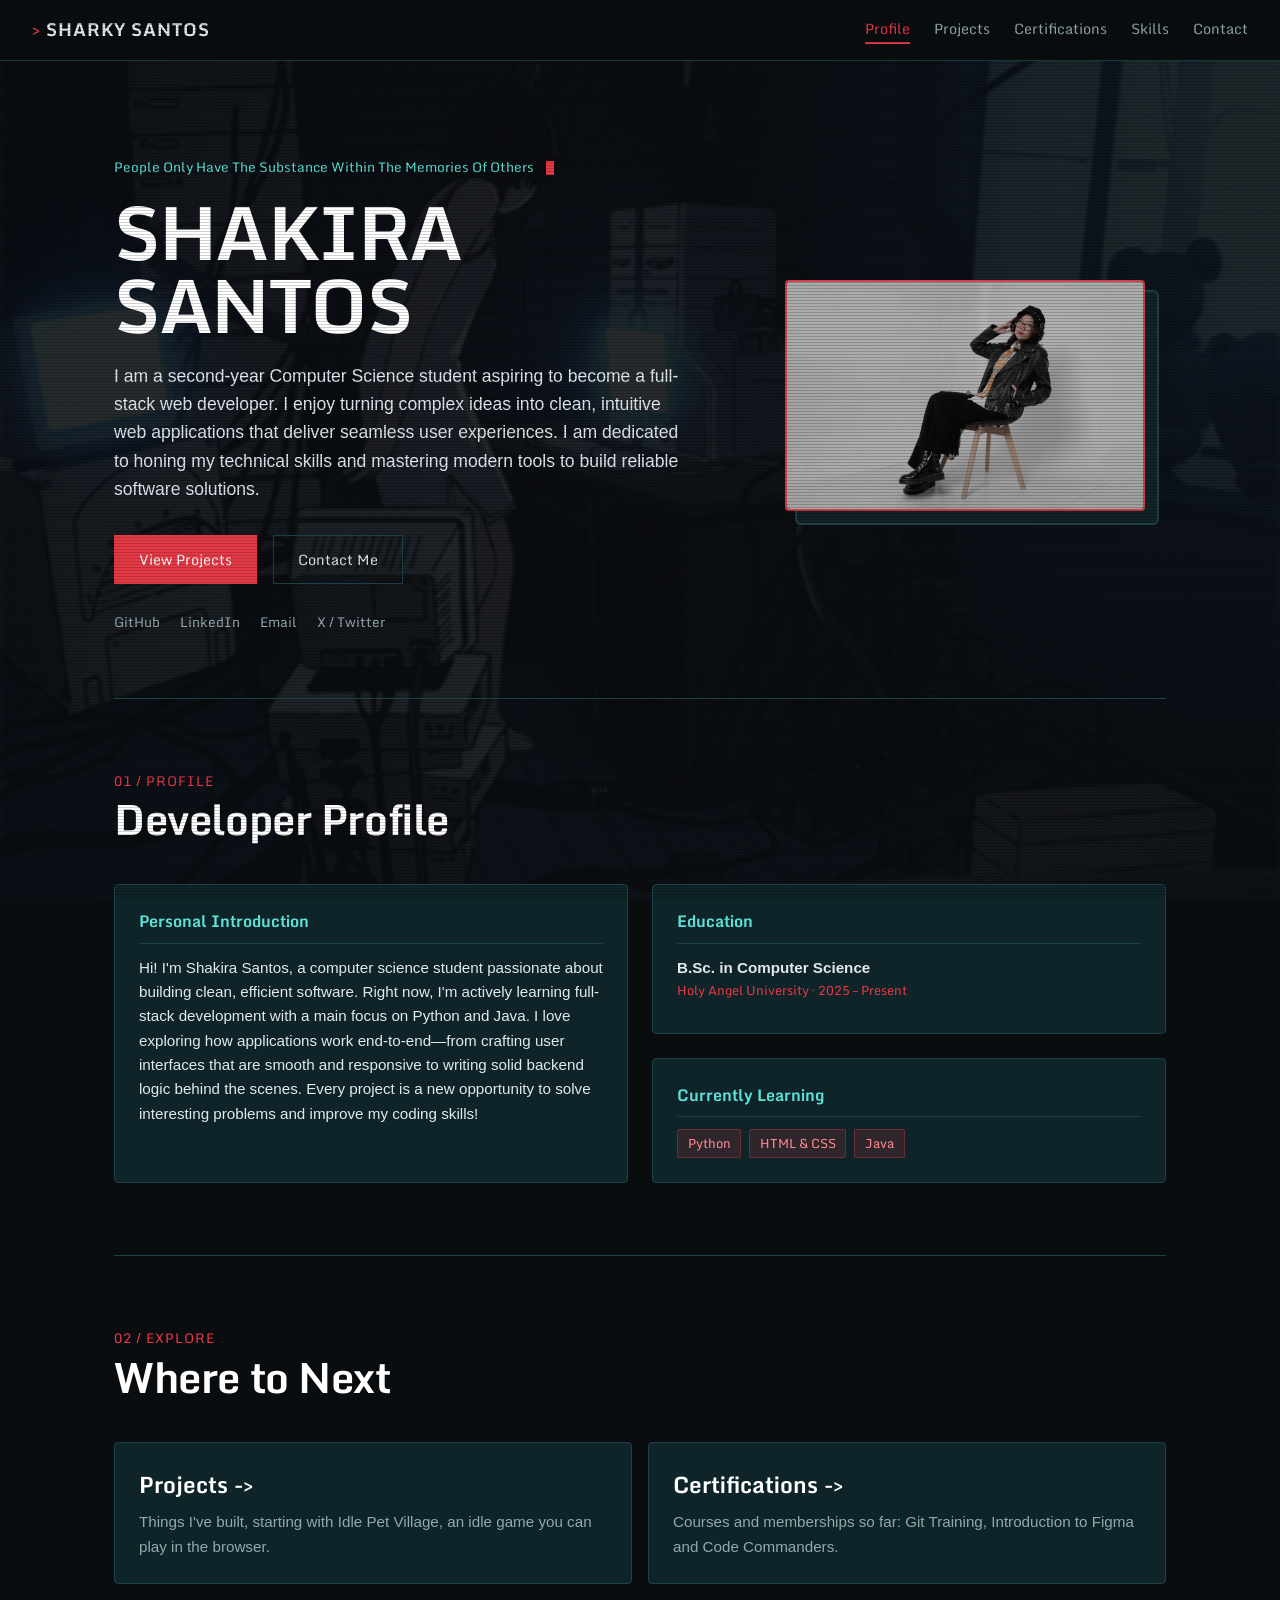
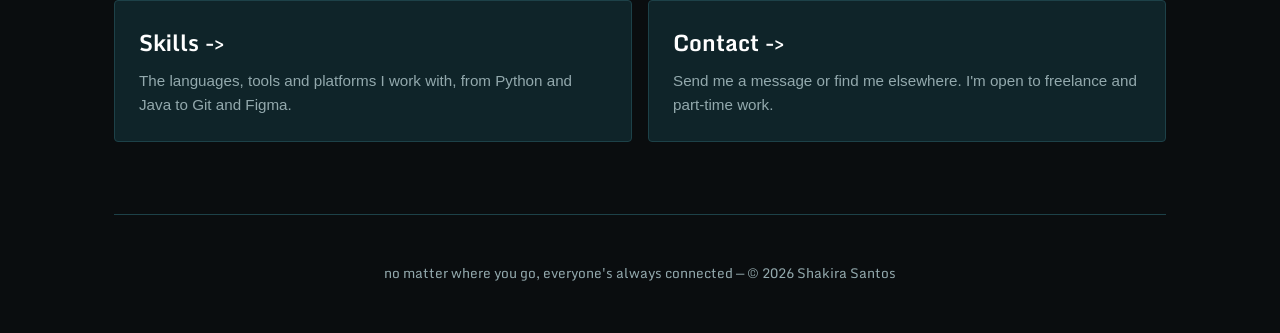
<file: index.html>
<!DOCTYPE html>
<html lang="en">
<head>
<meta charset="UTF-8">
<meta name="viewport" content="width=device-width, initial-scale=1">
<title>Full-Stack Developer — Shakira Santos</title>
<link rel="preconnect" href="https://fonts.googleapis.com">
<link href="https://fonts.googleapis.com/css2?family=Monda:wght@400;700&display=swap" rel="stylesheet">
<link rel="stylesheet" href="styles.css">
</head>
<body>

<nav class="nav">
  <a class="nav-logo mono" href="index.html">SHARKY SANTOS</a>
  <div class="nav-links mono">
    <a href="index.html#profile" class="active" aria-current="page">Profile</a>
    <a href="projects.html">Projects</a>
    <a href="certification.html">Certifications</a>
    <a href="skills.html">Skills</a>
    <a href="contact.html">Contact</a>
  </div>
</nav>

<div class="wrap">

  <header class="portfolio-intro" id="top">
    <div class="portfolio-intro-copy">
      <p class="prompt-line mono">People Only Have The Substance Within The Memories Of Others<span class="caret"></span></p>
      <h1 class="portfolio-name mono">SHAKIRA SANTOS</h1>
      <p class="student-summary">I am a second-year Computer Science student aspiring to become a full-stack web developer. I enjoy turning complex ideas into clean, intuitive web applications that deliver seamless user experiences. I am dedicated to honing my technical skills and mastering modern tools to build reliable software solutions.</p>
      <div class="cta-row">
        <a class="btn btn-primary" href="projects.html">View Projects</a>
        <a class="btn btn-ghost" href="contact.html">Contact Me</a>
      </div>
      <div class="social-row mono">
        <a href="https://github.com/Kira101022">GitHub</a>
        <a href="https://linkedin.com/">LinkedIn</a>
        <a href="mailto:santosshakira699@gmail.com">Email</a>
        <a href="https://x.com/">X / Twitter</a>
      </div>
    </div>
    
    <div class="portrait-frame">
      <img class="shakira-portrait" src="img/img/Screenshot_2025-06-25-16-28-34-65_1c337646f29875672b5a61192b9010f9.jpg" alt="Shakira Santos">
    </div>
  </header>

  <section class="section" id="profile">
    <p class="label mono">01 / profile</p>
    <h2 class="mono">Developer Profile</h2>

    <div class="student-details">
      <div class="student-detail student-introduction">
        <h3 class="mono">Personal Introduction</h3>
        <p>Hi! I'm Shakira Santos, a computer science student passionate about building clean, efficient software. Right now, I'm actively learning full-stack development with a main focus on Python and Java. I love exploring how applications work end-to-end—from crafting user interfaces that are smooth and responsive to writing solid backend logic behind the scenes. Every project is a new opportunity to solve interesting problems and improve my coding skills!</p>
      </div>

      <div class="student-detail">
        <h3 class="mono">Education</h3>
        <p class="entry-title">B.Sc. in Computer Science</p>
        <p class="entry-meta mono">Holy Angel University · 2025 – Present</p>
      </div>


      <div class="student-detail">
        <h3 class="mono">Currently Learning</h3>
        <ul class="tag-list">
          <li>Python</li>
          <li>HTML & CSS</li>
          <li>Java</li>
        </ul>
      </div>
    </div>
  </section>

  <section class="section" id="explore">
    <p class="label mono">02 / explore</p>
    <h2 class="mono">Where to Next</h2>

    <div class="portfolio-directory">
      <a class="portfolio-page-link" href="projects.html">
        <h3 class="mono">Projects -&gt;</h3>
        <p>Things I've built, starting with Idle Pet Village, an idle game you can play in the browser.</p>
      </a>

      <a class="portfolio-page-link" href="certification.html">
        <h3 class="mono">Certifications -&gt;</h3>
        <p>Courses and memberships so far: Git Training, Introduction to Figma and Code Commanders.</p>
      </a>

      <a class="portfolio-page-link" href="skills.html">
        <h3 class="mono">Skills -&gt;</h3>
        <p>The languages, tools and platforms I work with, from Python and Java to Git and Figma.</p>
      </a>

      <a class="portfolio-page-link" href="contact.html">
        <h3 class="mono">Contact -&gt;</h3>
        <p>Send me a message or find me elsewhere. I'm open to freelance and part-time work.</p>
      </a>
    </div>
  </section>

  <footer>
    <p class="mono">no matter where you go, everyone's always connected — © 2026 Shakira Santos</p>
  </footer>

</div>
</body>
</html>
</file>
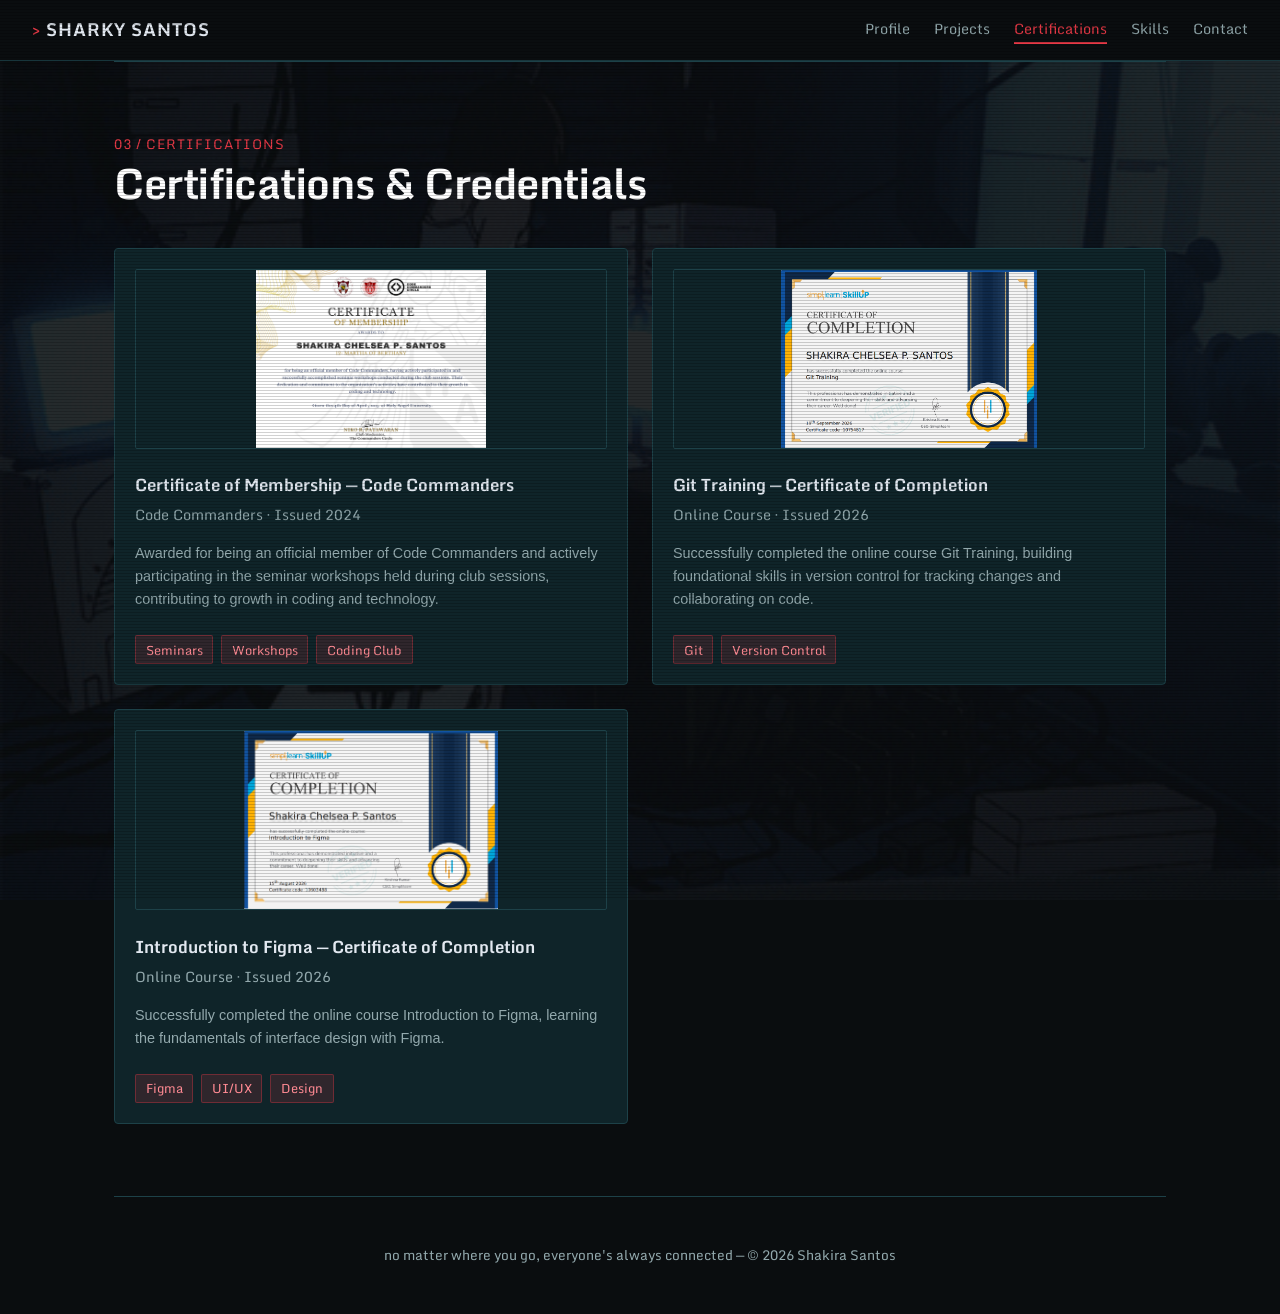
<file: certification.html>
<!DOCTYPE html>
<html lang="en">
<head>
<meta charset="UTF-8">
<meta name="viewport" content="width=device-width, initial-scale=1">
<title>Certifications — Shakira Santos</title>
<link rel="preconnect" href="https://fonts.googleapis.com">
<link href="https://fonts.googleapis.com/css2?family=Monda:wght@400;700&display=swap" rel="stylesheet">
<link rel="stylesheet" href="styles.css">
</head>
<body>

<nav class="nav">
  <a class="nav-logo mono" href="index.html">SHARKY SANTOS</a>
  <div class="nav-links mono">
    <a href="index.html">Profile</a>
    <a href="projects.html">Projects</a>
    <a href="certification.html" class="active" aria-current="page">Certifications</a>
    <a href="skills.html">Skills</a>
    <a href="contact.html">Contact</a>
  </div>
</nav>

<div class="wrap">

<section class="section" id="certifications">
    <p class="label mono">03 / certifications</p>
    <h2 class="mono">Certifications &amp; Credentials</h2>

    <div class="certificate-gallery">
      <div class="certificate-card">
        <div>
          <img class="certificate-preview" src="img/img/60.png" alt="Code Commanders Certificate of Membership">
          <h3 class="mono">Certificate of Membership — Code Commanders</h3>
          <p class="cert-issuer mono">Code Commanders · Issued 2024</p>
          <p>Awarded for being an official member of Code Commanders and actively participating in the seminar workshops held during club sessions, contributing to growth in coding and technology.</p>
        </div>
        <div class="tags"><span>Seminars</span><span>Workshops</span><span>Coding Club</span></div>
      </div>

      <div class="certificate-card">
        <div>
          <img class="certificate-preview" src="img/img/Screenshot 2026-09-27 221326.png" alt="Git Training Certificate of Completion">
          <h3 class="mono">Git Training — Certificate of Completion</h3>
          <p class="cert-issuer mono">Online Course · Issued 2026</p>
          <p>Successfully completed the online course Git Training, building foundational skills in version control for tracking changes and collaborating on code.</p>
        </div>
        <div class="tags"><span>Git</span><span>Version Control</span></div>
      </div>

      <div class="certificate-card">
        <div>
          <img class="certificate-preview" src="img/img/Screenshot 2026-09-28 005450.png" alt="Introduction to Figma Certificate of Completion">
          <h3 class="mono">Introduction to Figma — Certificate of Completion</h3>
          <p class="cert-issuer mono">Online Course · Issued 2026</p>
          <p>Successfully completed the online course Introduction to Figma, learning the fundamentals of interface design with Figma.</p>
        </div>
        <div class="tags"><span>Figma</span><span>UI/UX</span><span>Design</span></div>
      </div>
    </div>   
  </section>

  <footer>
    <p class="mono">no matter where you go, everyone's always connected — © 2026 Shakira Santos</p>
  </footer>

</div>
</body>
</html>
</file>
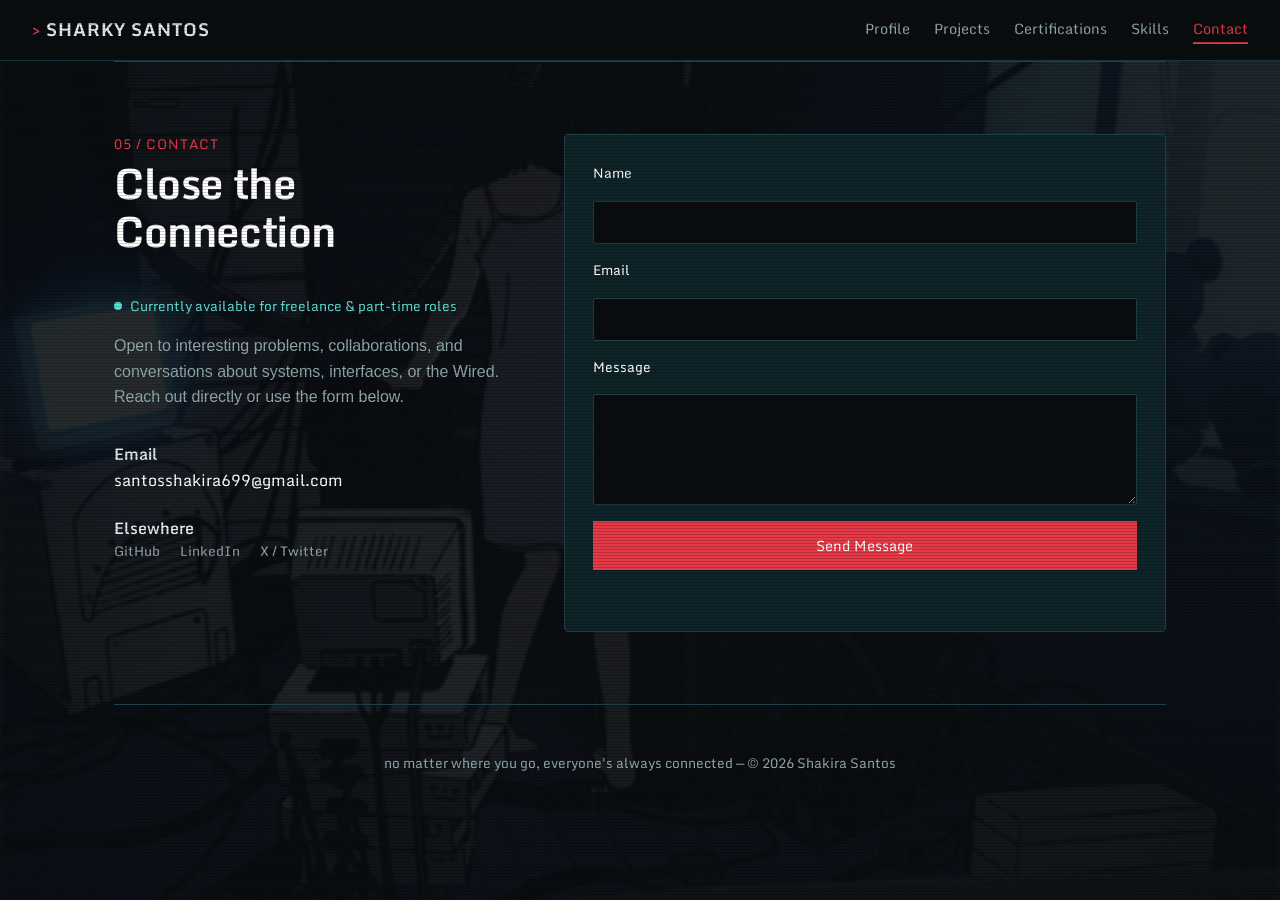
<file: contact.html>
<!DOCTYPE html>
<html lang="en">
<head>
<meta charset="UTF-8">
<meta name="viewport" content="width=device-width, initial-scale=1">
<title>Contact — Shakira Santos</title>
<link rel="preconnect" href="https://fonts.googleapis.com">
<link href="https://fonts.googleapis.com/css2?family=Monda:wght@400;700&display=swap" rel="stylesheet">
<link rel="stylesheet" href="styles.css">
</head>
<body>

<nav class="nav">
  <a class="nav-logo mono" href="index.html">SHARKY SANTOS</a>
  <div class="nav-links mono">
    <a href="index.html">Profile</a>
    <a href="projects.html">Projects</a>
    <a href="certification.html">Certifications</a>
    <a href="skills.html">Skills</a>
    <a href="contact.html" class="active" aria-current="page">Contact</a>
  </div>
</nav>

<div class="wrap">

<section class="section" id="contact">
    <div class="contact-layout">
      <div class="contact-info">
        <p class="label mono">05 / contact</p>
        <h2 class="mono">Close the Connection</h2>
        <p class="availability mono"><span class="dot"></span> Currently available for freelance &amp; part-time roles</p>
        <p class="contact-intro">Open to interesting problems, collaborations, and conversations about systems, interfaces, or the Wired. Reach out directly or use the form below.</p>

        <p class="entry-title mono">Email</p>
        <a class="mono" href="mailto:santosshakira699@gmail.com">santosshakira699@gmail.com</a>
        <p class="entry-title elsewhere-label mono">Elsewhere</p>
        <div class="social-row mono">
            <a href="https://github.com/Kira101022" target="_blank" rel="noopener noreferrer">GitHub</a>
          <a href="https://linkedin.com/">LinkedIn</a>
          <a href="https://x.com/">X / Twitter</a>
        </div>
      </div>

      <form class="contact-form" id="contact-form" action="#" method="post">
        <label class="mono" for="name">Name</label>
        <input type="text" id="name" name="name" required>

        <label class="mono" for="email">Email</label>
        <input type="email" id="email" name="email" required>

        <label class="mono" for="message">Message</label>
        <textarea id="message" name="message" rows="5" required></textarea>

        <button class="btn btn-primary" type="submit">Send Message</button>
      </form>
    </div>
  </section>

  <footer>
    <p class="mono">no matter where you go, everyone's always connected — © 2026 Shakira Santos</p>
  </footer>

</div>
<script src="contact.js"></script>
</body>
</html>
</file>
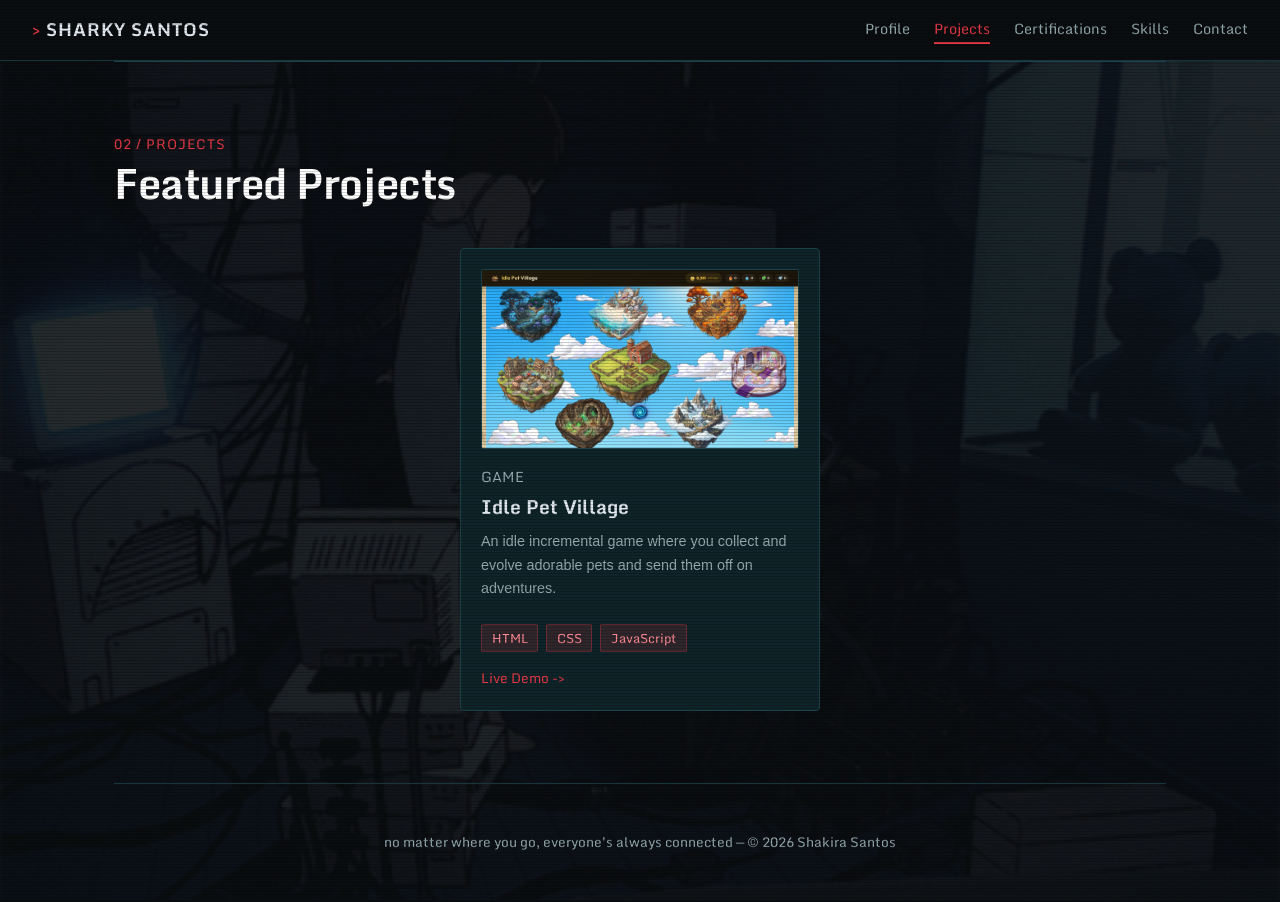
<file: projects.html>
<!DOCTYPE html>
<html lang="en">
<head>
<meta charset="UTF-8">
<meta name="viewport" content="width=device-width, initial-scale=1">
<title>Projects — Shakira Santos</title>
<link rel="preconnect" href="https://fonts.googleapis.com">
<link href="https://fonts.googleapis.com/css2?family=Monda:wght@400;700&display=swap" rel="stylesheet">
<link rel="stylesheet" href="styles.css">
</head>
<body>

<nav class="nav">
  <a class="nav-logo mono" href="index.html">SHARKY SANTOS</a>
  <div class="nav-links mono">
    <a href="index.html">Profile</a>
    <a href="projects.html" class="active" aria-current="page">Projects</a>
    <a href="certification.html">Certifications</a>
    <a href="skills.html">Skills</a>
    <a href="contact.html">Contact</a>
  </div>
</nav>

<div class="wrap">

<section class="section" id="projects">
    <p class="label mono">02 / projects</p>
    <h2 class="mono">Featured Projects</h2>

    <div class="project-gallery">

      <article class="project-card">
        <img class="game-preview" src="img/img/screencapture-idlevillage-vercel-app-2026-10-20-07_12_03.png" alt="Idle Pet Village game screenshot">
        <p class="project-category mono">Game</p>
        <h3 class="mono">Idle Pet Village</h3>
        <p>An idle incremental game where you collect and evolve adorable pets and send them off on adventures.</p>
        <div class="tags"><span>HTML</span><span>CSS</span><span>JavaScript</span></div>
        <div class="project-links mono">
          <a href="https://idlevillage.vercel.app/" target="_blank" rel="noopener noreferrer">Live Demo</a>
        </div>
      </article>

    </div>
  </section>

  <footer>
    <p class="mono">no matter where you go, everyone's always connected — © 2026 Shakira Santos</p>
  </footer>

</div>
</body>
</html>
</file>
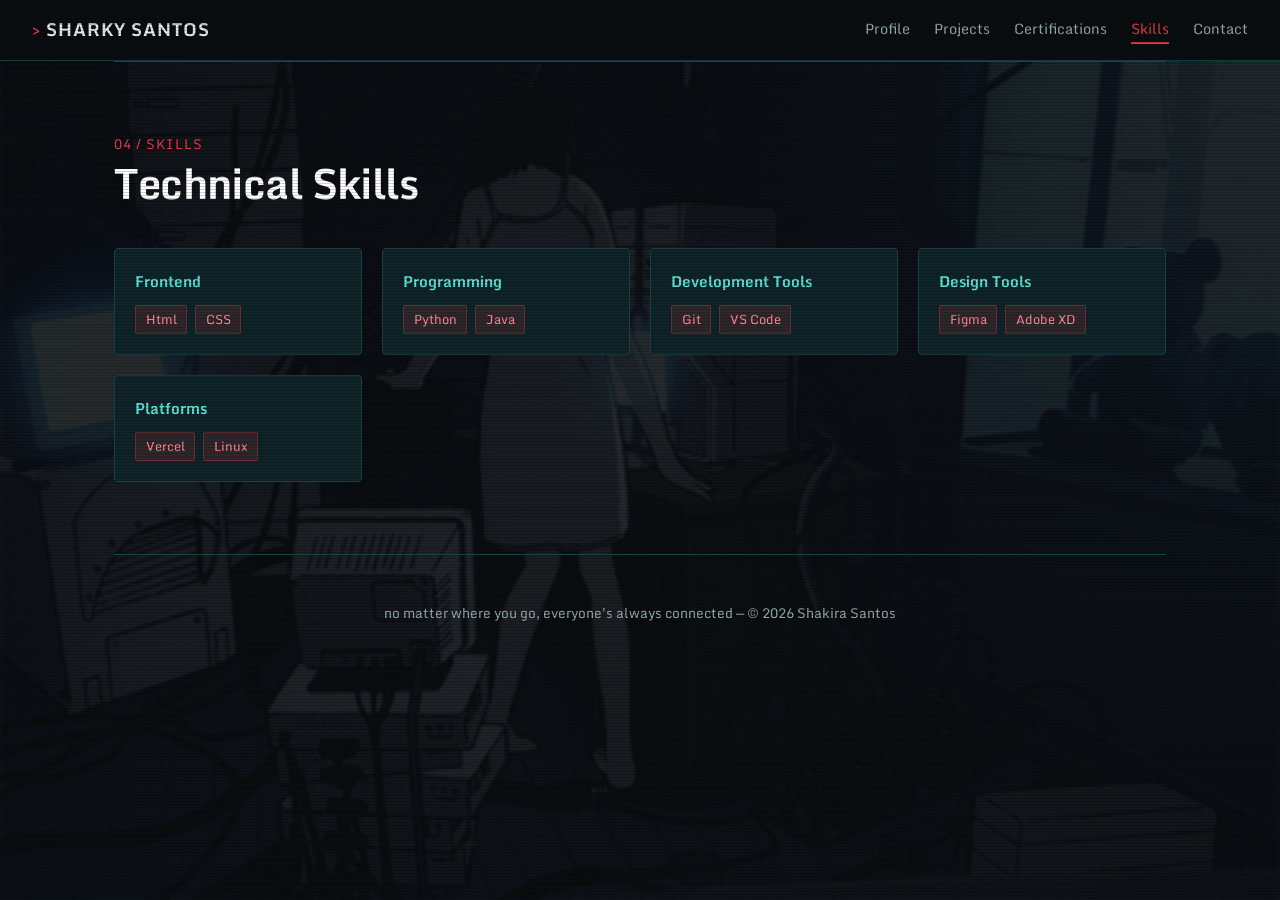
<file: skills.html>
<!DOCTYPE html>
<html lang="en">
<head>
<meta charset="UTF-8">
<meta name="viewport" content="width=device-width, initial-scale=1">
<title>Skills — Shakira Santos</title>
<link rel="preconnect" href="https://fonts.googleapis.com">
<link href="https://fonts.googleapis.com/css2?family=Monda:wght@400;700&display=swap" rel="stylesheet">
<link rel="stylesheet" href="styles.css">
</head>
<body>

<nav class="nav">
  <a class="nav-logo mono" href="index.html">SHARKY SANTOS</a>
  <div class="nav-links mono">
    <a href="index.html">Profile</a>
    <a href="projects.html">Projects</a>
    <a href="certification.html">Certifications</a>
    <a href="skills.html" class="active" aria-current="page">Skills</a>
    <a href="contact.html">Contact</a>
  </div>
</nav>

<div class="wrap">

<section class="section" id="skills">
    <p class="label mono">04 / skills</p>
    <h2 class="mono">Technical Skills</h2>

    <div class="skills-grid">
      <div class="skill-group">
        <h3 class="mono">Frontend</h3>
        <div class="tags"><span>Html</span><span>CSS</span></div>
      </div>
      <div class="skill-group">
        <h3 class="mono">Programming</h3>
        <div class="tags"><span>Python</span><span>Java</span></div>
      </div>
      <div class="skill-group">
        <h3 class="mono">Development Tools</h3>
        <div class="tags"><span>Git</span><span>VS Code</span></div>
      </div>
      <div class="skill-group">
        <h3 class="mono">Design Tools</h3>
        <div class="tags"><span>Figma</span><span>Adobe XD</span></div>
      </div>
      <div class="skill-group">
        <h3 class="mono">Platforms</h3>
        <div class="tags"><span>Vercel</span><span>Linux</span></div>
      </div>
    </div>
  </section>

  <footer>
    <p class="mono">no matter where you go, everyone's always connected — © 2026 Shakira Santos</p>
  </footer>

</div>
</body>
</html>
</file>
<file: styles.css>
:root {
  --bg-color: #0a0d0f;
  --card-bg: #0f2429;
  --card-border: #1d4148;
  --text-primary: #e2e8f0;
  --text-muted: #93a9ad;
  --accent-red: #e63946;
  --accent-red-hover: #ff4d5a;
  --accent-teal: #5ce1d6;
}

* {
  box-sizing: border-box;
  margin: 0;
  padding: 0;
}

html {
  scroll-behavior: smooth;
}

body {
  background-color: var(--bg-color);
  color: var(--text-primary);
  font-family: -apple-system, BlinkMacSystemFont, "Segoe UI", Roboto, sans-serif;
  line-height: 1.6;
  font-size: 16px;
  position: relative;
  min-height: 100vh;
}

body::before {
  content: "";
  position: fixed;
  top: 0;
  left: 0;
  width: 100vw;
  height: 100vh;
  background: url('img/img/lain.gif') center/cover no-repeat;
  opacity: 0.12;
  z-index: -1;
  pointer-events: none;
}

/* faint crt scanlines over everything */
body::after {
  content: "";
  position: fixed;
  inset: 0;
  background: repeating-linear-gradient(to bottom, rgba(0, 0, 0, 0.18) 0 1px, transparent 1px 3px);
  pointer-events: none;
  z-index: 200;
}

::selection {
  background-color: var(--accent-red);
  color: #ffffff;
}

a {
  color: var(--accent-red);
  text-decoration: none;
  transition: color 0.2s ease;
}

a:hover {
  color: var(--accent-red-hover);
}

a:focus-visible,
.btn:focus-visible {
  outline: 2px solid var(--accent-teal);
  outline-offset: 3px;
}

.mono {
  font-family: 'Monda', monospace;
}

.wrap {
  max-width: 1100px;
  margin: 0 auto;
  padding: 0 1.5rem;
}

.nav {
  position: sticky;
  top: 0;
  background-color: var(--bg-color);
  border-bottom: 1px solid var(--card-border);
  display: flex;
  justify-content: space-between;
  align-items: center;
  flex-wrap: wrap;
  gap: 0.75rem 1.5rem;
  padding: 1rem 2rem;
  z-index: 100;
}

.nav-logo {
  font-weight: 700;
  font-size: 1.1rem;
  color: var(--text-primary);
  letter-spacing: 1px;
}

.nav-logo::before {
  content: "> ";
  color: var(--accent-red);
}

.nav-links {
  display: flex;
  flex-wrap: wrap;
  gap: 0.5rem 1.5rem;
}

.nav-links a {
  color: var(--text-muted);
  font-size: 0.9rem;
  padding-bottom: 2px;
  border-bottom: 2px solid transparent;
}

.nav-links a.active {
  color: var(--accent-red);
  border-bottom-color: var(--accent-red);
}

.nav-links a:hover {
  color: var(--text-primary);
}

@media (max-width: 600px) {
  .nav {
    padding: 0.9rem 1.5rem;
  }

  .nav-links {
    gap: 0.4rem 1rem;
  }

  .nav-links a {
    font-size: 0.85rem;
  }
}

.portfolio-intro {
  padding: 6rem 0 4rem;
  display: grid;
  grid-template-columns: 1fr;
  gap: 3rem;
}

.portfolio-intro-copy {
  display: flex;
  flex-direction: column;
}

.dot {
  width: 8px;
  height: 8px;
  background-color: var(--accent-teal);
  border-radius: 50%;
  display: inline-block;
}

.prompt-line {
  font-size: 0.85rem;
  color: var(--accent-teal);
  margin-bottom: 1rem;
  display: flex;
  align-items: center;
  gap: 0.5rem;
}

.caret {
  display: inline-block;
  width: 8px;
  height: 14px;
  background-color: var(--accent-red);
  margin-left: 4px;
  vertical-align: middle;
  animation: blink 1s steps(1) infinite;
}

@keyframes blink {
  50% {
    opacity: 0;
  }
}

.portfolio-name {
  font-size: clamp(2.6rem, 7vw, 4.6rem);
  font-weight: 700;
  line-height: 1;
  letter-spacing: -0.02em;
  color: #ffffff;
  margin-bottom: 1.25rem;
}

.student-summary {
  font-size: 1.1rem;
  color: var(--text-primary);
  max-width: 58ch;
  margin-bottom: 2rem;
}

.portrait-frame {
  display: flex;
  justify-content: center;
}

.shakira-portrait {
  width: 100%;
  max-width: 360px;
  height: auto;
  border-radius: 4px;
  border: 2px solid var(--accent-red);
  box-shadow: 12px 12px 0 var(--card-bg), 12px 12px 0 2px var(--card-border);
  object-fit: cover;
  filter: saturate(0.85);
  transition: filter 0.3s ease, transform 0.3s ease;
}

.shakira-portrait:hover {
  filter: saturate(1.1);
  transform: translate(-4px, -4px);
}

.cta-row {
  display: flex;
  gap: 1rem;
  margin-bottom: 1.75rem;
  flex-wrap: wrap;
}

.btn {
  display: inline-block;
  padding: 0.75rem 1.5rem;
  border-radius: 0;
  font-family: 'Monda', monospace;
  font-size: 0.9rem;
  cursor: pointer;
  text-align: center;
  transition: background-color 0.2s ease, color 0.2s ease, border-color 0.2s ease, transform 0.15s ease;
}

.btn:active {
  transform: translateY(1px);
}

.btn-primary {
  background-color: var(--accent-red);
  color: #ffffff;
  border: 1px solid var(--accent-red);
}

.btn-primary:hover {
  background-color: var(--accent-red-hover);
  color: #ffffff;
}

.btn-primary:disabled {
  opacity: 0.6;
  cursor: wait;
}

.btn-ghost {
  background-color: transparent;
  color: var(--text-primary);
  border: 1px solid var(--card-border);
}

.btn-ghost:hover {
  border-color: var(--accent-teal);
  color: var(--accent-teal);
}

.social-row {
  display: flex;
  gap: 1.25rem;
  font-size: 0.85rem;
  flex-wrap: wrap;
}

.social-row a {
  color: var(--text-muted);
}

.social-row a:hover {
  color: var(--accent-red);
}

.section {
  padding: 4.5rem 0;
  border-top: 1px solid var(--card-border);
}

.label {
  font-size: 0.85rem;
  color: var(--accent-red);
  text-transform: uppercase;
  letter-spacing: 1px;
  margin-bottom: 0.25rem;
}

h2 {
  font-size: clamp(1.8rem, 4vw, 2.6rem);
  line-height: 1.15;
  letter-spacing: -0.01em;
  margin-bottom: 2.5rem;
  color: #ffffff;
}

.student-details {
  display: grid;
  grid-template-columns: 1fr;
  gap: 1.5rem;
}

/* These panels share the dark teal surface used throughout the portfolio. */
.student-detail,
.project-card,
.certificate-card,
.skill-group,
.contact-form,
.portfolio-page-link {
  background-color: var(--card-bg);
  border: 1px solid var(--card-border);
  border-radius: 4px;
}

.student-detail {
  padding: 1.5rem;
}

.student-detail h3 {
  font-size: 1rem;
  color: var(--accent-teal);
  margin-bottom: 0.75rem;
  border-bottom: 1px solid var(--card-border);
  padding-bottom: 0.5rem;
}

.student-detail p {
  color: var(--text-primary);
  font-size: 0.95rem;
}

.entry-title {
  color: var(--text-primary);
  font-weight: 600;
}

.student-detail .entry-meta {
  font-size: 0.8rem;
  color: var(--accent-red);
  margin-bottom: 0.5rem;
}

.tag-list,
.tags {
  display: flex;
  flex-wrap: wrap;
  gap: 0.5rem;
  list-style: none;
  margin-top: 0.5rem;
}

.tag-list li,
.tags span {
  background-color: rgba(230, 57, 70, 0.15);
  color: #ff8a93;
  border: 1px solid rgba(230, 57, 70, 0.35);
  padding: 0.2rem 0.6rem;
  border-radius: 2px;
  font-size: 0.8rem;
  font-family: 'Monda', monospace;
}

.project-gallery {
  display: grid;
  grid-template-columns: repeat(auto-fit, minmax(min(100%, 280px), 360px));
  justify-content: center;
  gap: 1.5rem;
}

.project-card,
.certificate-card,
.skill-group {
  transition: border-color 0.2s ease, transform 0.2s ease;
}

.project-card:hover,
.certificate-card:hover,
.skill-group:hover {
  border-color: var(--accent-red);
  transform: translateY(-3px);
}

.project-card {
  padding: 1.25rem;
  display: flex;
  flex-direction: column;
}

.project-category {
  font-size: 0.75rem;
  color: var(--accent-teal);
  text-transform: uppercase;
}

.project-card h3 {
  font-size: 1.2rem;
  color: var(--text-primary);
  margin: 0.25rem 0 0.5rem;
}

.project-card p {
  font-size: 0.9rem;
  color: var(--text-muted);
  flex-grow: 1;
  margin-bottom: 1rem;
}

.project-card .project-category {
  flex-grow: 0;
  margin-bottom: 0;
}

.project-links {
  margin-top: 1rem;
  display: flex;
  gap: 1rem;
  font-size: 0.85rem;
}

.project-links a::after {
  content: " ->";
}

.certificate-gallery {
  display: grid;
  grid-template-columns: 1fr;
  gap: 1.5rem;
}

.certificate-card {
  padding: 1.25rem;
  display: flex;
  flex-direction: column;
  justify-content: space-between;
}

.game-preview,
.certificate-preview {
  width: 100%;
  height: 180px;
  object-fit: cover;
  border-radius: 2px;
  border: 1px solid var(--card-border);
  margin-bottom: 1rem;
}

/* Keep the whole certificate readable; the game preview can be cropped. */
.certificate-preview {
  object-fit: contain;
}

.certificate-card h3 {
  font-size: 1.05rem;
  color: var(--text-primary);
  margin-bottom: 0.25rem;
}

.cert-issuer {
  font-size: 0.85rem;
  color: var(--accent-teal);
  margin-bottom: 0.75rem;
}

.certificate-card p {
  color: var(--text-muted);
  font-size: 0.9rem;
  margin-bottom: 1rem;
}

.skills-grid {
  display: grid;
  grid-template-columns: repeat(auto-fill, minmax(220px, 1fr));
  gap: 1.25rem;
}

.skill-group {
  background-color: var(--card-bg);
  border: 1px solid var(--card-border);
  padding: 1.25rem;
  border-radius: 4px;
}

.skill-group h3 {
  font-size: 0.95rem;
  color: var(--accent-teal);
  margin-bottom: 0.75rem;
}

.availability {
  display: flex;
  align-items: center;
  gap: 0.5rem;
  font-size: 0.85rem;
  color: var(--accent-teal);
  margin-bottom: 1rem;
}

.contact-intro {
  color: var(--text-muted);
  margin-bottom: 2rem;
  max-width: 600px;
}

.contact-layout {
  display: grid;
  grid-template-columns: 1fr;
  gap: 2rem;
}

.contact-info a[href^="mailto:"] {
  color: #ffffff;
}

.contact-info a[href^="mailto:"]:hover {
  color: var(--accent-red-hover);
}

.elsewhere-label {
  margin-top: 1.4rem;
}

.contact-info a {
  overflow-wrap: anywhere;
}

.contact-form {
  display: flex;
  flex-direction: column;
  gap: 1rem;
  padding: 1.75rem;
}

.contact-form label {
  font-size: 0.85rem;
  color: #ffffff;
}

.contact-form input,
.contact-form textarea {
  background-color: var(--bg-color);
  border: 1px solid var(--card-border);
  color: var(--text-primary);
  padding: 0.75rem;
  border-radius: 2px;
  font-family: inherit;
  font-size: 0.95rem;
}

.contact-form textarea {
  resize: vertical;
}

.contact-form input:focus,
.contact-form textarea:focus {
  outline: none;
  border-color: var(--accent-teal);
}

.form-status {
  font-size: 0.85rem;
  min-height: 1.2em;
  color: var(--accent-teal);
}

.form-status.error {
  color: var(--accent-red);
}

.portfolio-directory {
  display: grid;
  grid-template-columns: 1fr;
  gap: 1rem;
}

.portfolio-page-link {
  padding: 1.5rem;
  transition: border-color 0.2s ease, transform 0.2s ease;
}

.portfolio-page-link:hover {
  border-color: var(--accent-red);
  transform: translateY(-3px);
}

.portfolio-page-link h3 {
  font-size: 1.4rem;
  color: #ffffff;
  margin-bottom: 0.5rem;
  transition: color 0.2s ease;
}

.portfolio-page-link:hover h3 {
  color: var(--accent-red);
}

.portfolio-page-link p {
  color: var(--text-muted);
  font-size: 0.95rem;
}

footer {
  padding: 3rem 0;
  border-top: 1px solid var(--card-border);
  text-align: center;
  color: var(--text-muted);
  font-size: 0.85rem;
}

/* Desktop layouts; smaller screens use the single-column rules above. */
@media (min-width: 768px) {
  .portfolio-intro {
    grid-template-columns: 1.2fr 0.8fr;
    align-items: center;
  }

  .student-details {
    grid-template-columns: repeat(2, 1fr);
    grid-template-rows: auto auto;
  }

  /* The longer introduction sits beside education and current subjects. */
  .student-details .student-introduction {
    grid-row: span 2;
  }

  .certificate-gallery {
    grid-template-columns: repeat(2, 1fr);
  }

  .portfolio-directory {
    grid-template-columns: repeat(2, 1fr);
  }

  .contact-layout {
    grid-template-columns: minmax(0, 1fr) minmax(0, 1.5fr);
    gap: 3rem;
    align-items: start;
  }
}

@media (prefers-reduced-motion: reduce) {
  html {
    scroll-behavior: auto;
  }

  body::before {
    background-image: none;
  }

  * {
    animation: none !important;
    transition: none !important;
  }
}
</file>
